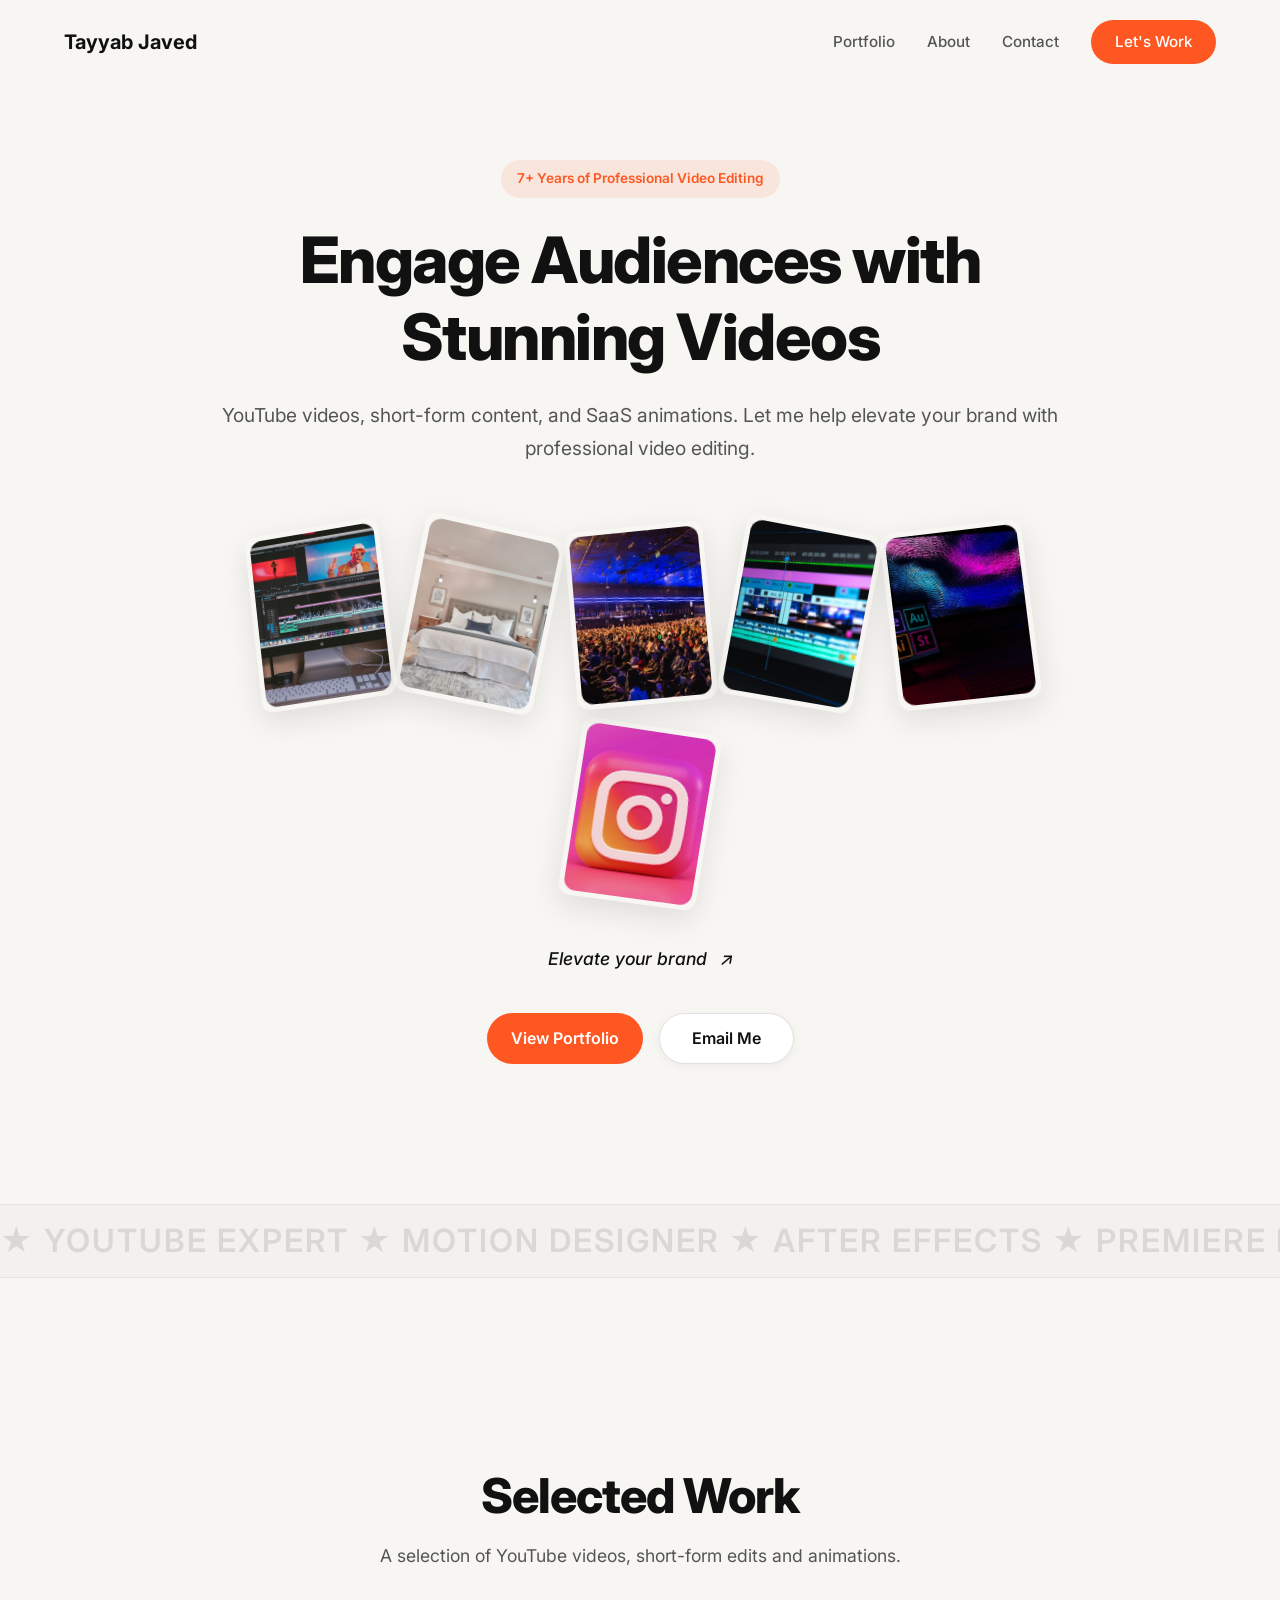
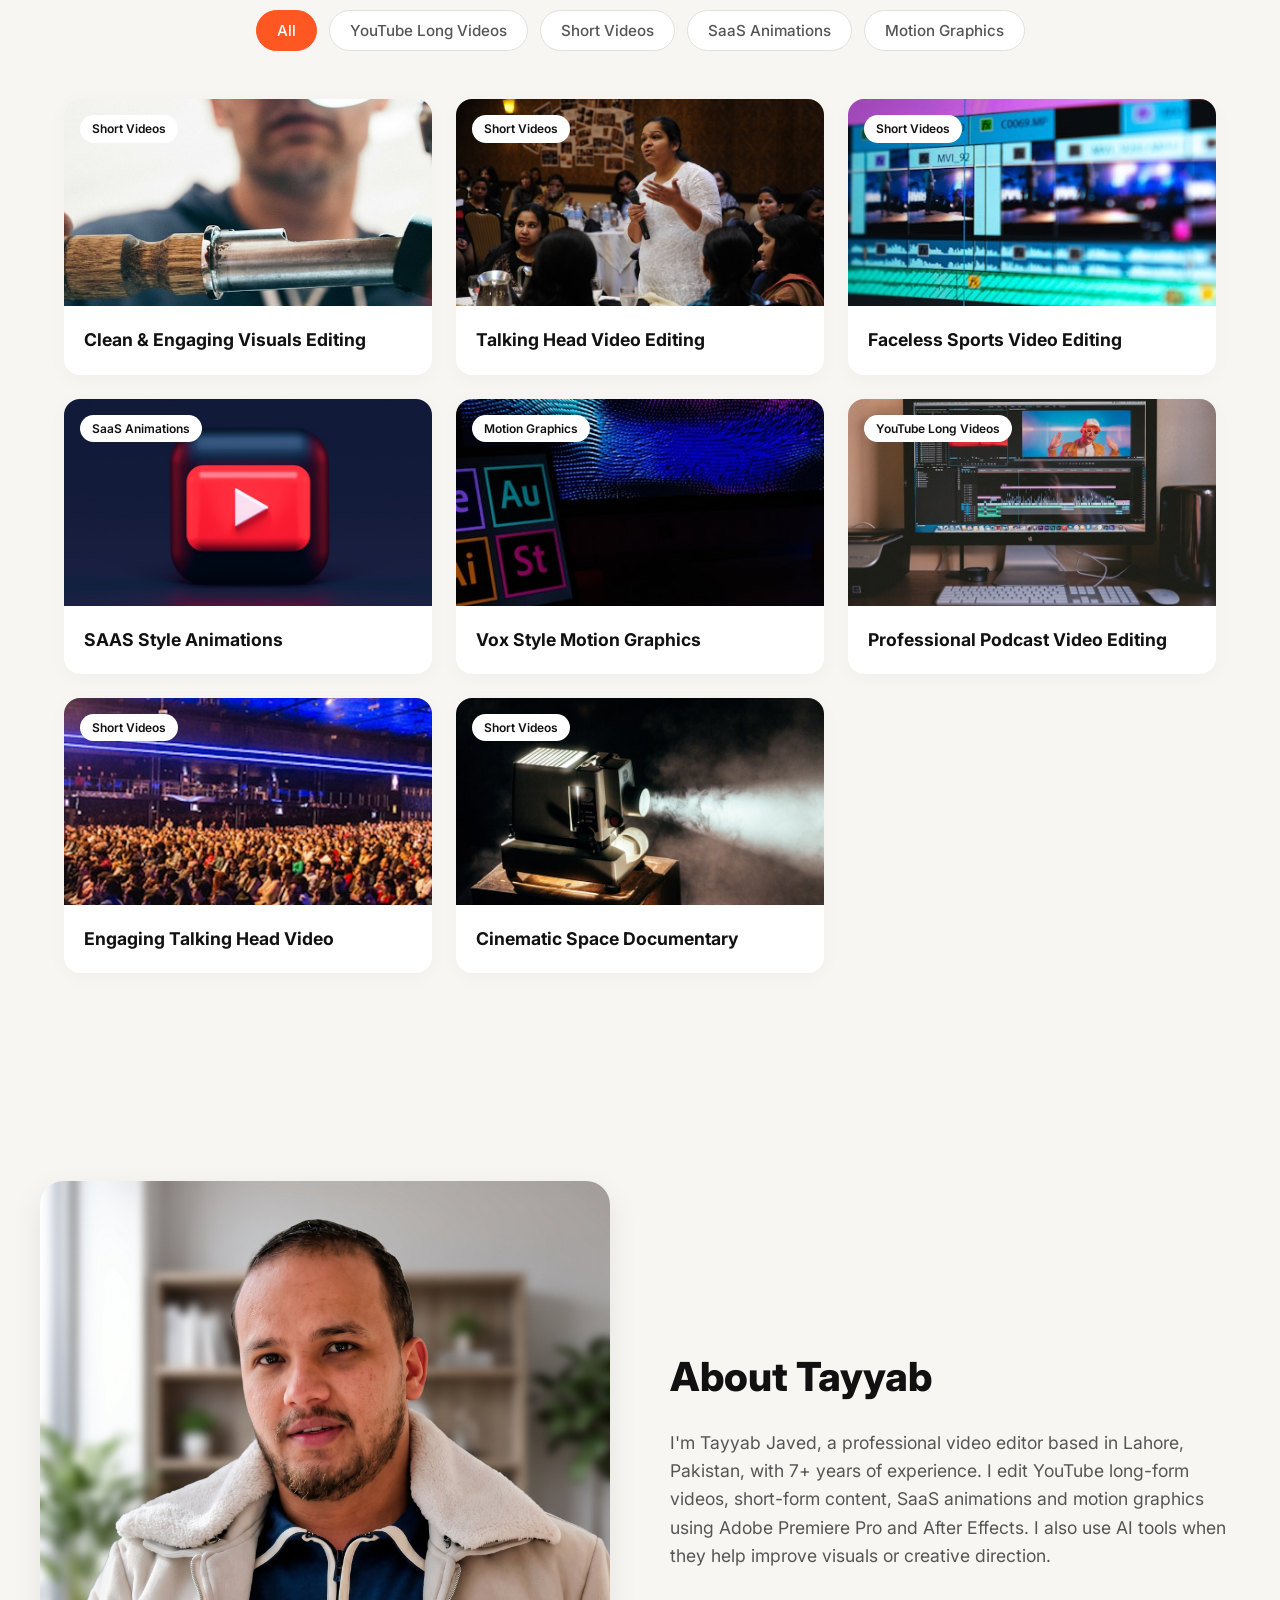
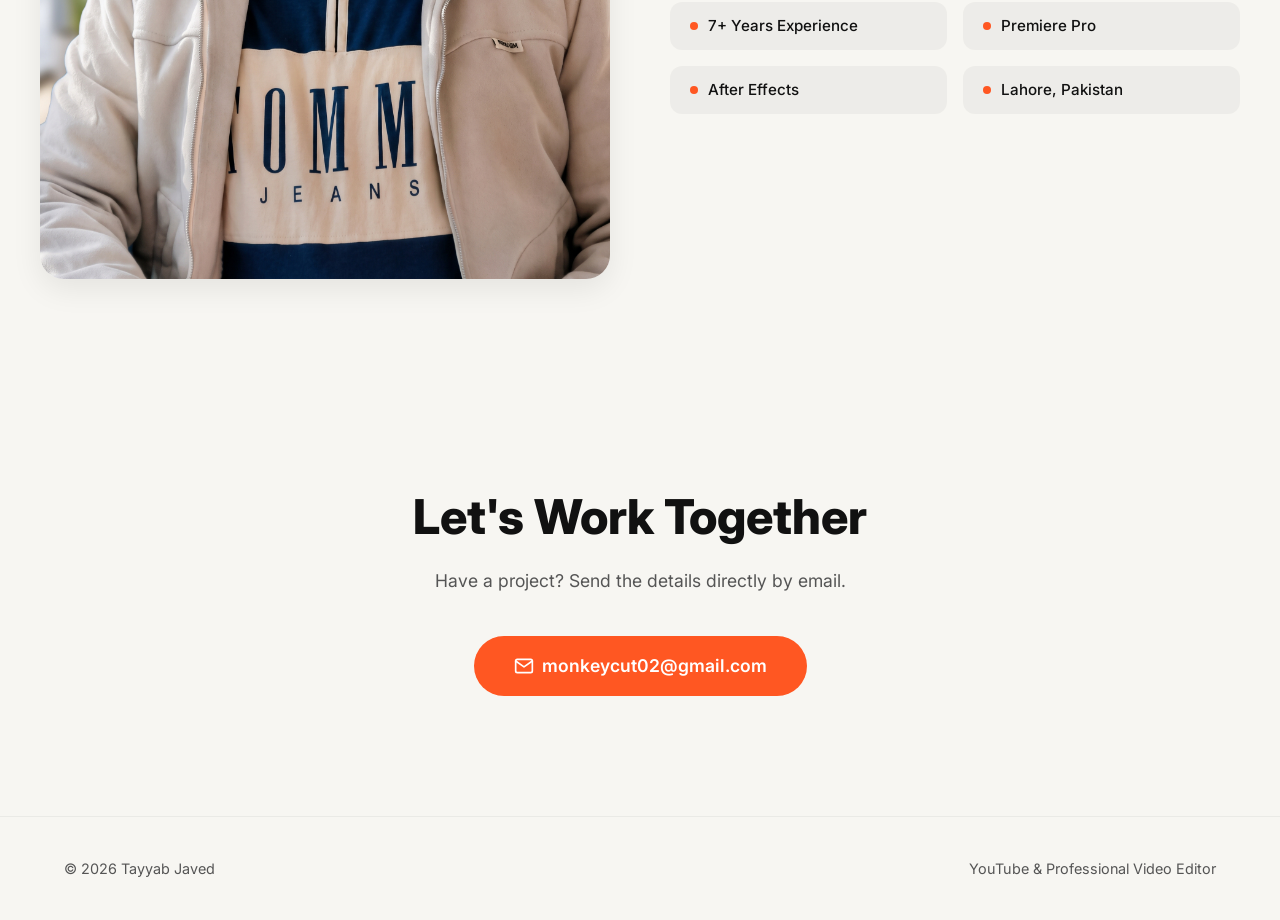
<file: index.html>
<!DOCTYPE html>
<html lang="en">

<head>
    <meta charset="UTF-8">
    <meta name="viewport" content="width=device-width, initial-scale=1.0">
    <title>Tayyab Javed - Video Editor Portfolio</title>
    <link rel="preconnect" href="https://fonts.googleapis.com">
    <link rel="preconnect" href="https://fonts.gstatic.com" crossorigin>
    <link href="https://fonts.googleapis.com/css2?family=Inter:wght@400;500;600;700;800&display=swap" rel="stylesheet">
    <link rel="stylesheet" href="styles.css">
</head>

<body>

    <!-- Header Navigation -->
    <header>
        <div class="container nav-container">
            <div class="logo">Tayyab Javed</div>

            <!-- Mobile Menu Toggle -->
            <button class="mobile-menu-btn" aria-label="Toggle Navigation">
                <svg width="24" height="24" viewBox="0 0 24 24" fill="none" stroke="currentColor" stroke-width="2"
                    stroke-linecap="round" stroke-linejoin="round">
                    <line x1="3" y1="12" x2="21" y2="12"></line>
                    <line x1="3" y1="6" x2="21" y2="6"></line>
                    <line x1="3" y1="18" x2="21" y2="18"></line>
                </svg>
            </button>

            <nav class="nav-links">
                <a href="#portfolio">Portfolio</a>
                <a href="#about">About</a>
                <a href="#contact">Contact</a>
                <a href="#contact" class="btn-primary">Let's Work</a>
            </nav>
        </div>
    </header>

    <main>
        <!-- Hero Section -->
        <section id="hero" class="hero">
            <div class="container hero-content">
                <span class="hero-badge">7+ Years of Professional Video Editing</span>
                <h1 class="hero-title">Engage Audiences with Stunning Videos</h1>
                <p class="hero-subtitle">YouTube videos, short-form content, and SaaS animations. Let me help elevate your brand with professional video editing.</p>
                
                <!-- Tilted Images Gallery -->
                <div class="hero-gallery">
                    <div class="gallery-item tilt-1">
                        <img src="assets/photo1" alt="Portfolio Work 1">
                    </div>
                    <div class="gallery-item tilt-2">
                        <img src="assets/photo2" alt="Portfolio Work 2">
                    </div>
                    <div class="gallery-item tilt-3">
                        <img src="assets/photo3" alt="Portfolio Work 3">
                    </div>
                    <div class="gallery-item tilt-4">
                        <img src="assets/photo4" alt="Portfolio Work 4">
                    </div>
                    <div class="gallery-item tilt-5">
                        <img src="assets/photo5" alt="Portfolio Work 5">
                    </div>
                    <div class="gallery-item tilt-6">
                        <img src="assets/photo6" alt="Portfolio Work 6">
                    </div>
                </div>

                <p class="hero-cta">Elevate your brand <span class="arrow">↗</span></p>
                
                <!-- Hero Action Buttons -->
                <div class="hero-buttons">
                    <a href="#portfolio" class="btn-primary">View Portfolio</a>
                    <a href="#contact" class="btn-outline-light">Email Me</a>
                </div>
            </div>
        </section>

        <!-- Marquee Section -->
        <section class="marquee-section">
            <div class="marquee">
                <div class="marquee-content">
                    <span>★ YOUTUBE EXPERT ★ MOTION DESIGNER ★ AFTER EFFECTS ★ PREMIERE PRO ★ YOUTUBE EXPERT ★ MOTION DESIGNER ★ AFTER EFFECTS ★ PREMIERE PRO</span>
                </div>
            </div>
        </section>

        <!-- Portfolio Section -->
        <section id="portfolio" class="container">
            <h1 class="section-title">Selected Work</h1>
            <p class="section-subtitle">A selection of YouTube videos, short-form edits and animations.</p>

            <div class="filters">
                <button class="filter-btn active" data-filter="all">All</button>
                <button class="filter-btn" data-filter="long">YouTube Long Videos</button>
                <button class="filter-btn" data-filter="short">Short Videos</button>
                <button class="filter-btn" data-filter="saas">SaaS Animations</button>
                <button class="filter-btn" data-filter="motion">Motion Graphics</button>
            </div>

            <div class="grid" id="portfolio-grid">
                <div class="card" data-category="short" data-video="https://www.youtube.com/watch?v=VRpH76vigEI">
                    <div class="card-img-wrapper"><span class="card-tag">Short Videos</span><img src="assets/tn8" alt="Portfolio work 7"><button class="play-button" type="button" aria-label="Play portfolio work 7"></button></div><div class="card-title">Clean & Engaging Visuals Editing</div>
                </div> 
                <div class="card" data-category="short" data-video="https://www.youtube.com/watch?v=HAGkeg4wmnQ">
                    <div class="card-img-wrapper"><span class="card-tag">Short Videos</span><img src="assets/tn5" alt="Portfolio work 7"><button class="play-button" type="button" aria-label="Play portfolio work 7"></button></div><div class="card-title">Talking Head Video Editing</div>
                </div> 
                <div class="card" data-category="short" data-video="https://www.youtube.com/watch?v=9Z-sAIY75GA">
                    <div class="card-img-wrapper"><span class="card-tag">Short Videos</span><img src="assets/tn9" alt="Portfolio work 7"><button class="play-button" type="button" aria-label="Play portfolio work 7"></button></div><div class="card-title">Faceless Sports Video Editing</div>
                </div>
                <div class="card is-hidden" data-category="saas" data-video="https://www.youtube.com/watch?v=e_IaFnjJErw">
                    <div class="card-img-wrapper"><span class="card-tag">SaaS Animations</span><img src="assets/tn13" alt="Portfolio work 13"><button class="play-button" type="button" aria-label="Play portfolio work 13"></button></div><div class="card-title">SAAS Style Animations</div>
                </div>
                <div class="card is-hidden" data-category="motion" data-video="https://www.youtube.com/watch?v=fha8RYZKMoI">
                    <div class="card-img-wrapper"><span class="card-tag">Motion Graphics</span><img src="assets/tn17" alt="Portfolio work 17"><button class="play-button" type="button" aria-label="Play portfolio work 17"></button></div><div class="card-title">Vox Style Motion Graphics</div>
                </div> 
                <div class="card" data-category="long" data-video="https://www.youtube.com/watch?v=ptSsA1CMNbA">
                    <div class="card-img-wrapper"><span class="card-tag">YouTube Long Videos</span><img src="assets/tn1" alt="Portfolio work 1"><button class="play-button" type="button" aria-label="Play portfolio work 1"></button></div><div class="card-title">Professional Podcast Video Editing </div>
                </div> 
                <div class="card" data-category="short" data-video="https://www.youtube.com/watch?v=P-WoGGgwCQs">
                    <div class="card-img-wrapper"><span class="card-tag">Short Videos</span><img src="assets/tn11" alt="Portfolio work 7"><button class="play-button" type="button" aria-label="Play portfolio work 7"></button></div><div class="card-title">Engaging Talking Head Video</div>
                </div>  
                <div class="card" data-category="short" data-video="https://www.youtube.com/watch?v=SU3VwQPSLrI">
                    <div class="card-img-wrapper"><span class="card-tag">Short Videos</span><img src="assets/tn3" alt="Portfolio work 7"><button class="play-button" type="button" aria-label="Play portfolio work 7"></button></div><div class="card-title">Cinematic Space Documentary</div>
                </div> 
            </div>

            <button class="btn-outline load-more-btn" id="load-more" type="button">View More Work</button>
        </section>

        <!-- Portfolio Video Modal -->
        <div class="video-modal" id="video-modal" aria-hidden="true">
            <div class="video-modal-content" role="dialog" aria-modal="true" aria-label="Portfolio video player">
                <button class="video-modal-close" id="video-modal-close" type="button" aria-label="Close video">×</button>
                <iframe id="portfolio-video" title="Portfolio video" allow="autoplay; encrypted-media; picture-in-picture" allowfullscreen></iframe>
            </div>
        </div>

        <!-- About Section -->
        <section id="about" class="container">
            <div class="about-grid">
                <div class="about-img">
                    <img src="assets/dp.jpeg" alt="Tayyab Javed">
                </div>
                <div class="about-content">
                    <h2>About Tayyab</h2>
                    <p>I'm Tayyab Javed, a professional video editor based in Lahore, Pakistan, with 7+ years of
                        experience. I edit YouTube long-form videos, short-form content, SaaS animations and motion
                        graphics using Adobe Premiere Pro and After Effects. I also use AI tools when they help improve
                        visuals or creative direction.</p>

                    <div class="skills-grid">
                        <div class="skill-tag">
                            <div class="skill-dot"></div> 7+ Years Experience
                        </div>
                        <div class="skill-tag">
                            <div class="skill-dot"></div> Premiere Pro
                        </div>
                        <div class="skill-tag">
                            <div class="skill-dot"></div> After Effects
                        </div>
                        <div class="skill-tag">
                            <div class="skill-dot"></div> Lahore, Pakistan
                        </div>
                    </div>
                </div>
            </div>
        </section>

        <!-- Contact Section -->
        <section id="contact" class="container">
            <h2>Let's Work Together</h2>
            <p>Have a project? Send the details directly by email.</p>
            <a href="mailto:monkeycut02@gmail.com" class="btn-primary email-btn">
                <svg width="20" height="20" viewBox="0 0 24 24" fill="none" stroke="currentColor" stroke-width="2"
                    stroke-linecap="round" stroke-linejoin="round">
                    <path d="M4 4h16c1.1 0 2 .9 2 2v12c0 1.1-.9 2-2 2H4c-1.1 0-2-.9-2-2V6c0-1.1.9-2 2-2z"></path>
                    <polyline points="22,6 12,13 2,6"></polyline>
                </svg>
                monkeycut02@gmail.com
            </a>
        </section>
    </main>

    <!-- Footer -->
    <footer>
        <div class="container footer-container">
            <div>© 2026 Tayyab Javed</div>
            <div>YouTube & Professional Video Editor</div>
        </div>
    </footer>

   

    <!-- JavaScript Interactions -->
    <script src="script.js"></script>
</body>

</html>
</file>
<file: styles.css>
/* --- CSS VARIABLES --- */
:root {
    --bg-color: #f7f6f2;
    --text-dark: #111111;
    --text-gray: #555555;
    --accent-color: #ff5722;
    --card-bg: #ffffff;
    --nav-bg: rgba(247, 246, 242, 0.85);
}

/* --- RESET & BASE --- */
* {
    margin: 0;
    padding: 0;
    box-sizing: border-box;
    font-family: 'Inter', sans-serif;
}

/* Smooth Scrolling Setup */
html {
    scroll-behavior: smooth;
    scroll-padding-top: 70px;
    /* Prevents fixed header from hiding section titles */
}

body {
    background-color: var(--bg-color);
    color: var(--text-dark);
    line-height: 1.6;
    -webkit-font-smoothing: antialiased;
}

a {
    text-decoration: none;
    color: inherit;
}

ul {
    list-style: none;
}

img {
    max-width: 100%;
    display: block;
}

.container {
    max-width: 1200px;
    margin: 0 auto;
    padding: 0 24px;
}

/* --- HERO SECTION --- */
#hero {
    padding: 160px 0 80px 0;
    text-align: center;
    min-height: 70vh;
    display: flex;
    align-items: center;
    justify-content: center;
}

.hero-content {
    max-width: 900px;
    margin: 0 auto;
}

.hero-badge {
    display: inline-block;
    background-color: rgba(255, 87, 34, 0.1);
    color: var(--accent-color);
    padding: 8px 16px;
    border-radius: 50px;
    font-size: 0.85rem;
    font-weight: 600;
    margin-bottom: 24px;
}

.hero-title {
    font-size: 4rem;
    font-weight: 800;
    letter-spacing: -1.5px;
    margin-bottom: 24px;
    line-height: 1.2;
}

.hero-subtitle {
    font-size: 1.2rem;
    color: var(--text-gray);
    margin-bottom: 40px;
    line-height: 1.7;
}

.hero-cta {
    font-size: 1.1rem;
    color: var(--text-dark);
    font-style: italic;
    font-weight: 500;
}

.arrow {
    margin-left: 8px;
    display: inline-block;
}

/* --- HERO GALLERY --- */
.hero-gallery {
    display: flex;
    justify-content: center;
    align-items: center;
    gap: 20px;
    margin: 60px 0 40px 0;
    flex-wrap: wrap;
    perspective: 1000px;
}

.gallery-item {
    width: 140px;
    height: 180px;
    padding: 5px;
    border-radius: 12px;
    overflow: hidden;
    box-shadow: 0 10px 30px rgba(0, 0, 0, 0.1);
    transition: transform 0.4s ease, box-shadow 0.4s ease;
    transform-style: preserve-3d;
}

.gallery-item img {
    width: 100%;
    height: 100%;
    object-fit: cover;
    border-radius: 12px;
}

/* Tilted variations */
.tilt-1 {
    transform: rotateZ(-8deg) rotateX(5deg) rotateY(-5deg);
}

.tilt-2 {
    transform: rotateZ(12deg) rotateX(-3deg) rotateY(8deg);
}

.tilt-3 {
    transform: rotateZ(-5deg) rotateX(4deg) rotateY(-3deg);
}

.tilt-4 {
    transform: rotateZ(10deg) rotateX(-5deg) rotateY(6deg);
}

.tilt-5 {
    transform: rotateZ(-6deg) rotateX(3deg) rotateY(-4deg);
}

.tilt-6 {
    transform: rotateZ(9deg) rotateX(-4deg) rotateY(5deg);
}

/* Straighten on hover */
.gallery-item:hover {
    transform: rotateZ(0deg) rotateX(0deg) rotateY(0deg);
    box-shadow: 0 15px 40px rgba(0, 0, 0, 0.15);
}

/* --- HERO BUTTONS --- */
.hero-buttons {
    display: flex;
    justify-content: center;
    gap: 16px;
    margin-top: 40px;
    flex-wrap: wrap;
}

.btn-outline-light {
    background: white;
    border: 1px solid #e0e0e0;
    color: var(--text-dark);
    padding: 12px 32px;
    border-radius: 50px;
    font-weight: 600;
    font-size: 1rem;
    text-decoration: none;
    display: inline-flex;
    align-items: center;
    gap: 8px;
    transition: all 0.3s ease;
    cursor: pointer;
    box-shadow: 0 2px 10px rgba(0, 0, 0, 0.05);
}

.btn-outline-light:hover {
    background: #f5f5f5;
    border-color: #d0d0d0;
    box-shadow: 0 4px 15px rgba(0, 0, 0, 0.1);
}

/* --- MARQUEE SECTION --- */
.marquee-section {
    overflow: hidden;
    background-color: rgba(0, 0, 0, 0.02);
    padding: 10px 0;
    margin: 60px 0;
    border-top: 1px solid rgba(0, 0, 0, 0.05);
    border-bottom: 1px solid rgba(0, 0, 0, 0.05);
}

.marquee {
    display: flex;
    overflow: hidden;
    width: 100%;
}

.marquee-content {
    display: flex;
    white-space: nowrap;
    animation: scroll 30s linear infinite;
    font-size: 2rem;
    font-weight: 600;
    color: rgba(0, 0, 0, 0.1);
    letter-spacing: 2px;
}

@keyframes scroll {
    0% {
        transform: translateX(0);
    }
    100% {
        transform: translateX(-50%);
    }
}

/* --- NAVIGATION --- */
header {
    position: fixed;
    top: 0;
    width: 100%;
    background: var(--nav-bg);
    backdrop-filter: blur(12px);
    z-index: 1000;
    padding: 20px 0;
    border-bottom: 1px solid transparent;
    transition: all 0.3s ease;
}

.nav-container {
    display: flex;
    justify-content: space-between;
    align-items: center;
}

.logo {
    font-size: 1.25rem;
    font-weight: 700;
    z-index: 1001;
}

.nav-links {
    display: flex;
    align-items: center;
    gap: 32px;
}

.nav-links a {
    font-size: 0.95rem;
    font-weight: 500;
    color: var(--text-gray);
    transition: color 0.2s ease;
}

.nav-links a:hover {
    color: var(--text-dark);
}

.btn-primary {
    background-color: var(--accent-color);
    color: white !important;
    padding: 10px 24px;
    border-radius: 50px;
    font-weight: 600;
    transition: opacity 0.2s;
    display: inline-flex;
    align-items: center;
    gap: 8px;
    border: none;
    cursor: pointer;
}

.btn-primary:hover {
    opacity: 0.9;
}

.mobile-menu-btn {
    display: none;
    background: none;
    border: none;
    color: var(--text-dark);
    cursor: pointer;
    z-index: 1001;
}

/* --- PORTFOLIO SECTION --- */
#portfolio {
    padding-top: 120px;
    padding-bottom: 80px;
    text-align: center;
}

.section-title {
    font-size: 3rem;
    font-weight: 800;
    letter-spacing: -1px;
    margin-bottom: 8px;
}

.section-subtitle {
    color: var(--text-gray);
    font-size: 1.1rem;
    margin-bottom: 40px;
}

.filters {
    display: flex;
    justify-content: center;
    gap: 12px;
    margin-bottom: 48px;
    flex-wrap: wrap;
}

.filter-btn {
    background-color: white;
    border: 1px solid #e0e0e0;
    padding: 10px 20px;
    border-radius: 50px;
    font-size: 0.95rem;
    font-weight: 500;
    color: var(--text-gray);
    cursor: pointer;
    transition: all 0.2s ease;
}

.filter-btn.active {
    background-color: var(--accent-color);
    color: white;
    border-color: var(--accent-color);
}

.grid {
    display: grid;
    grid-template-columns: repeat(3, 1fr);
    gap: 24px;
    text-align: left;
    margin-bottom: 48px;
}

.card {
    background: var(--card-bg);
    border-radius: 16px;
    overflow: hidden;
    box-shadow: 0 4px 20px rgba(0, 0, 0, 0.03);
    transition: transform 0.2s ease;
}

.card:hover {
    transform: translateY(-4px);
}

.card-img-wrapper {
    position: relative;
    aspect-ratio: 16/9;
    overflow: hidden;
    background-color: #eee;
}

.card-img-wrapper img {
    width: 100%;
    height: 100%;
    object-fit: cover;
    transition: transform 0.35s ease;
}

.card:hover .card-img-wrapper img {
    transform: scale(1.06);
}

.play-button {
    position: absolute;
    top: 50%;
    left: 50%;
    width: 58px;
    height: 58px;
    border: 0;
    border-radius: 50%;
    background: var(--accent-color);
    cursor: pointer;
    opacity: 0;
    transform: translate(-50%, -50%) scale(0.75);
    transition: opacity 0.25s ease, transform 0.25s ease;
}

.play-button::after {
    content: '';
    position: absolute;
    top: 50%;
    left: 53%;
    border-top: 9px solid transparent;
    border-bottom: 9px solid transparent;
    border-left: 14px solid #ffffff;
    transform: translate(-50%, -50%);
}

.card:hover .play-button,
.play-button:focus-visible {
    opacity: 1;
    transform: translate(-50%, -50%) scale(1);
}

.card.is-hidden {
    display: none;
}

.card.filtered-out {
    display: none;
}

.card-tag {
    position: absolute;
    top: 16px;
    left: 16px;
    background: white;
    padding: 4px 12px;
    border-radius: 50px;
    font-size: 0.75rem;
    font-weight: 600;
    color: var(--text-dark);
}

.card-title {
    padding: 20px;
    font-size: 1.1rem;
    font-weight: 700;
    transition: color 0.25s ease;
}

.card:hover .card-title {
    color: var(--accent-color);
}

.btn-outline {
    background: white;
    border: none;
    padding: 14px 32px;
    border-radius: 50px;
    font-weight: 600;
    box-shadow: 0 2px 10px rgba(0, 0, 0, 0.05);
    cursor: pointer;
    transition: transform 0.2s;
}

.btn-outline:hover {
    transform: scale(1.02);
}

/* --- PORTFOLIO VIDEO MODAL --- */
.video-modal {
    position: fixed;
    inset: 0;
    z-index: 2000;
    display: none;
    align-items: center;
    justify-content: center;
    padding: 24px;
    background: rgba(0, 0, 0, 0.82);
}

.video-modal.is-open {
    display: flex;
}

.video-modal-content {
    position: relative;
    width: min(900px, 100%);
    background: #111111;
    border-radius: 14px;
    overflow: hidden;
    box-shadow: 0 20px 70px rgba(0, 0, 0, 0.4);
}

.video-modal iframe {
    display: block;
    width: 100%;
    aspect-ratio: 16 / 9;
    min-height: 300px;
    border: 0;
    background: #000000;
}

.video-modal-close {
    position: absolute;
    top: 10px;
    right: 10px;
    z-index: 1;
    width: 36px;
    height: 36px;
    border: 0;
    border-radius: 50%;
    background: rgba(0, 0, 0, 0.55);
    color: #ffffff;
    font-size: 1.8rem;
    line-height: 1;
    cursor: pointer;
}

body.modal-open {
    overflow: hidden;
}

/* --- ABOUT SECTION --- */
#about {
    padding: 80px 0;
}

.about-grid {
    display: grid;
    grid-template-columns: 1fr 1fr;
    gap: 60px;
    align-items: center;
}

.about-img {
    border-radius: 24px;
    overflow: hidden;
    box-shadow: 0 10px 30px rgba(0, 0, 0, 0.08);
}

.about-content h2 {
    font-size: 2.5rem;
    font-weight: 800;
    margin-bottom: 20px;
}

.about-content p {
    color: var(--text-gray);
    font-size: 1.1rem;
    margin-bottom: 32px;
}

.skills-grid {
    display: grid;
    grid-template-columns: 1fr 1fr;
    gap: 16px;
}

.skill-tag {
    background: rgba(0, 0, 0, 0.04);
    padding: 12px 20px;
    border-radius: 12px;
    font-weight: 500;
    font-size: 0.95rem;
    display: flex;
    align-items: center;
    gap: 10px;
}

.skill-dot {
    width: 8px;
    height: 8px;
    background-color: var(--accent-color);
    border-radius: 50%;
}

/* --- CONTACT SECTION --- */
#contact {
    padding: 120px 0;
    text-align: center;
}

#contact h2 {
    font-size: 3rem;
    font-weight: 800;
    margin-bottom: 12px;
}

#contact p {
    color: var(--text-gray);
    font-size: 1.1rem;
    margin-bottom: 40px;
}

.email-btn {
    font-size: 1.1rem;
    padding: 16px 40px;
}

/* --- FOOTER --- */
footer {
    padding: 40px 0;
    border-top: 1px solid rgba(0, 0, 0, 0.05);
    color: var(--text-gray);
    font-size: 0.9rem;
}

.footer-container {
    display: flex;
    justify-content: space-between;
    align-items: center;
}


/* --- RESPONSIVE MEDIA QUERIES --- */
@media (max-width: 992px) {
    .grid {
        grid-template-columns: repeat(2, 1fr);
    }

    .about-grid {
        grid-template-columns: 1fr;
        gap: 40px;
    }

    .about-img {
        max-width: 600px;
        margin: 0 auto;
    }
}

@media (max-width: 768px) {
    .mobile-menu-btn {
        display: block;
    }

    .nav-links {
        position: absolute;
        top: 100%;
        left: 0;
        width: 100%;
        background-color: var(--card-bg);
        flex-direction: column;
        padding: 24px;
        gap: 24px;
        box-shadow: 0 10px 20px rgba(0, 0, 0, 0.05);
        border-top: 1px solid #eee;
        clip-path: polygon(0 0, 100% 0, 100% 0, 0 0);
        opacity: 0;
        transition: all 0.3s ease-in-out;
    }

    .nav-links.active {
        clip-path: polygon(0 0, 100% 0, 100% 100%, 0 100%);
        opacity: 1;
    }

    .nav-links a {
        font-size: 1.1rem;
    }

    #hero {
        padding: 120px 0 60px 0;
        min-height: auto;
    }

    .hero-title {
        font-size: 2.5rem;
        letter-spacing: -1px;
    }

    .hero-subtitle {
        font-size: 1rem;
    }

    .hero-gallery {
        gap: 12px;
        margin: 40px 0 30px 0;
    }

    .gallery-item {
        width: 110px;
        height: 145px;
    }

    .hero-buttons {
        gap: 12px;
    }

    .btn-primary,
    .btn-outline-light {
        padding: 10px 24px;
        font-size: 0.9rem;
    }

    .grid {
        grid-template-columns: 1fr;
    }

    .skills-grid {
        grid-template-columns: 1fr;
    }

    #portfolio {
        padding-top: 100px;
        padding-bottom: 60px;
    }

    #about {
        padding: 40px 0;
    }

    #contact {
        padding: 60px 0 100px 0;
    }

    .section-title {
        font-size: 2.2rem;
    }

    .about-content h2 {
        font-size: 2rem;
    }

    #contact h2 {
        font-size: 2.2rem;
    }

    .filters {
        gap: 8px;
    }

    .filter-btn {
        padding: 8px 16px;
        font-size: 0.85rem;
    }

    .footer-container {
        flex-direction: column;
        gap: 16px;
        text-align: center;
    }
}
</file>
